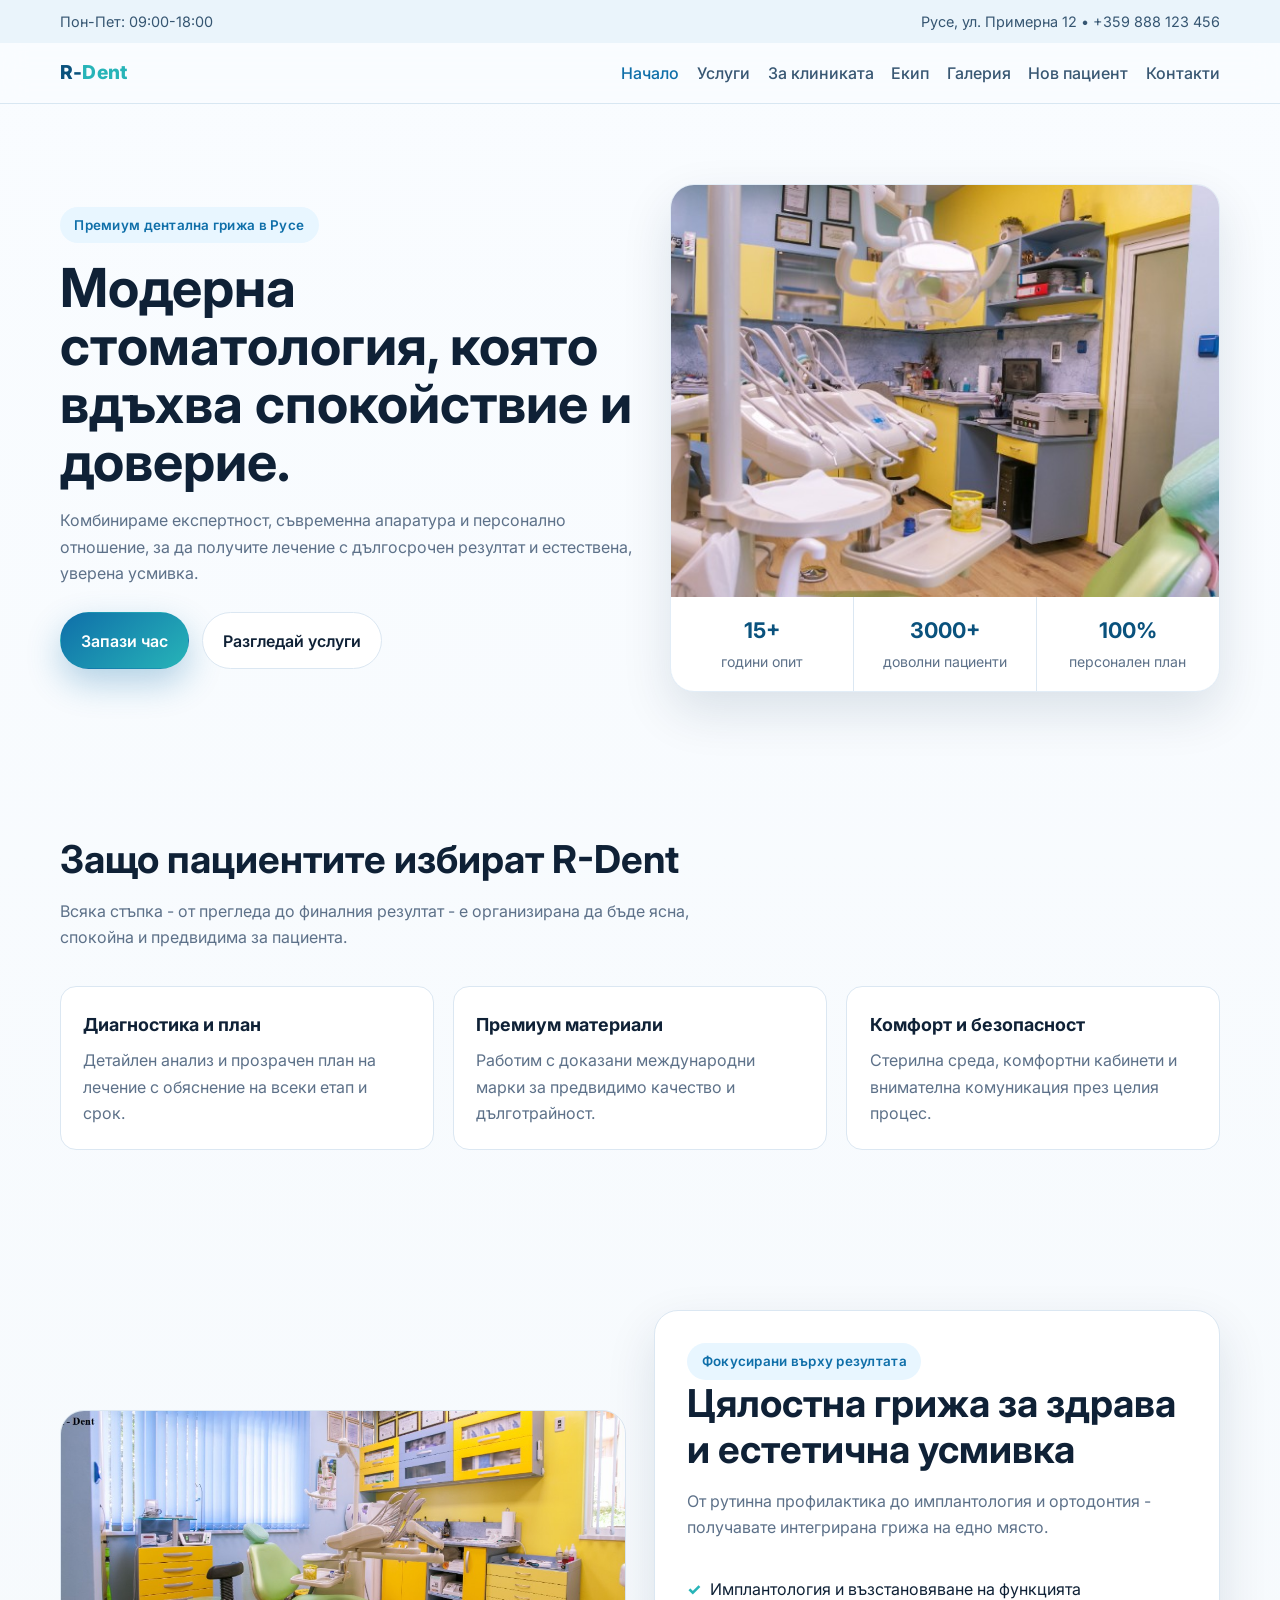
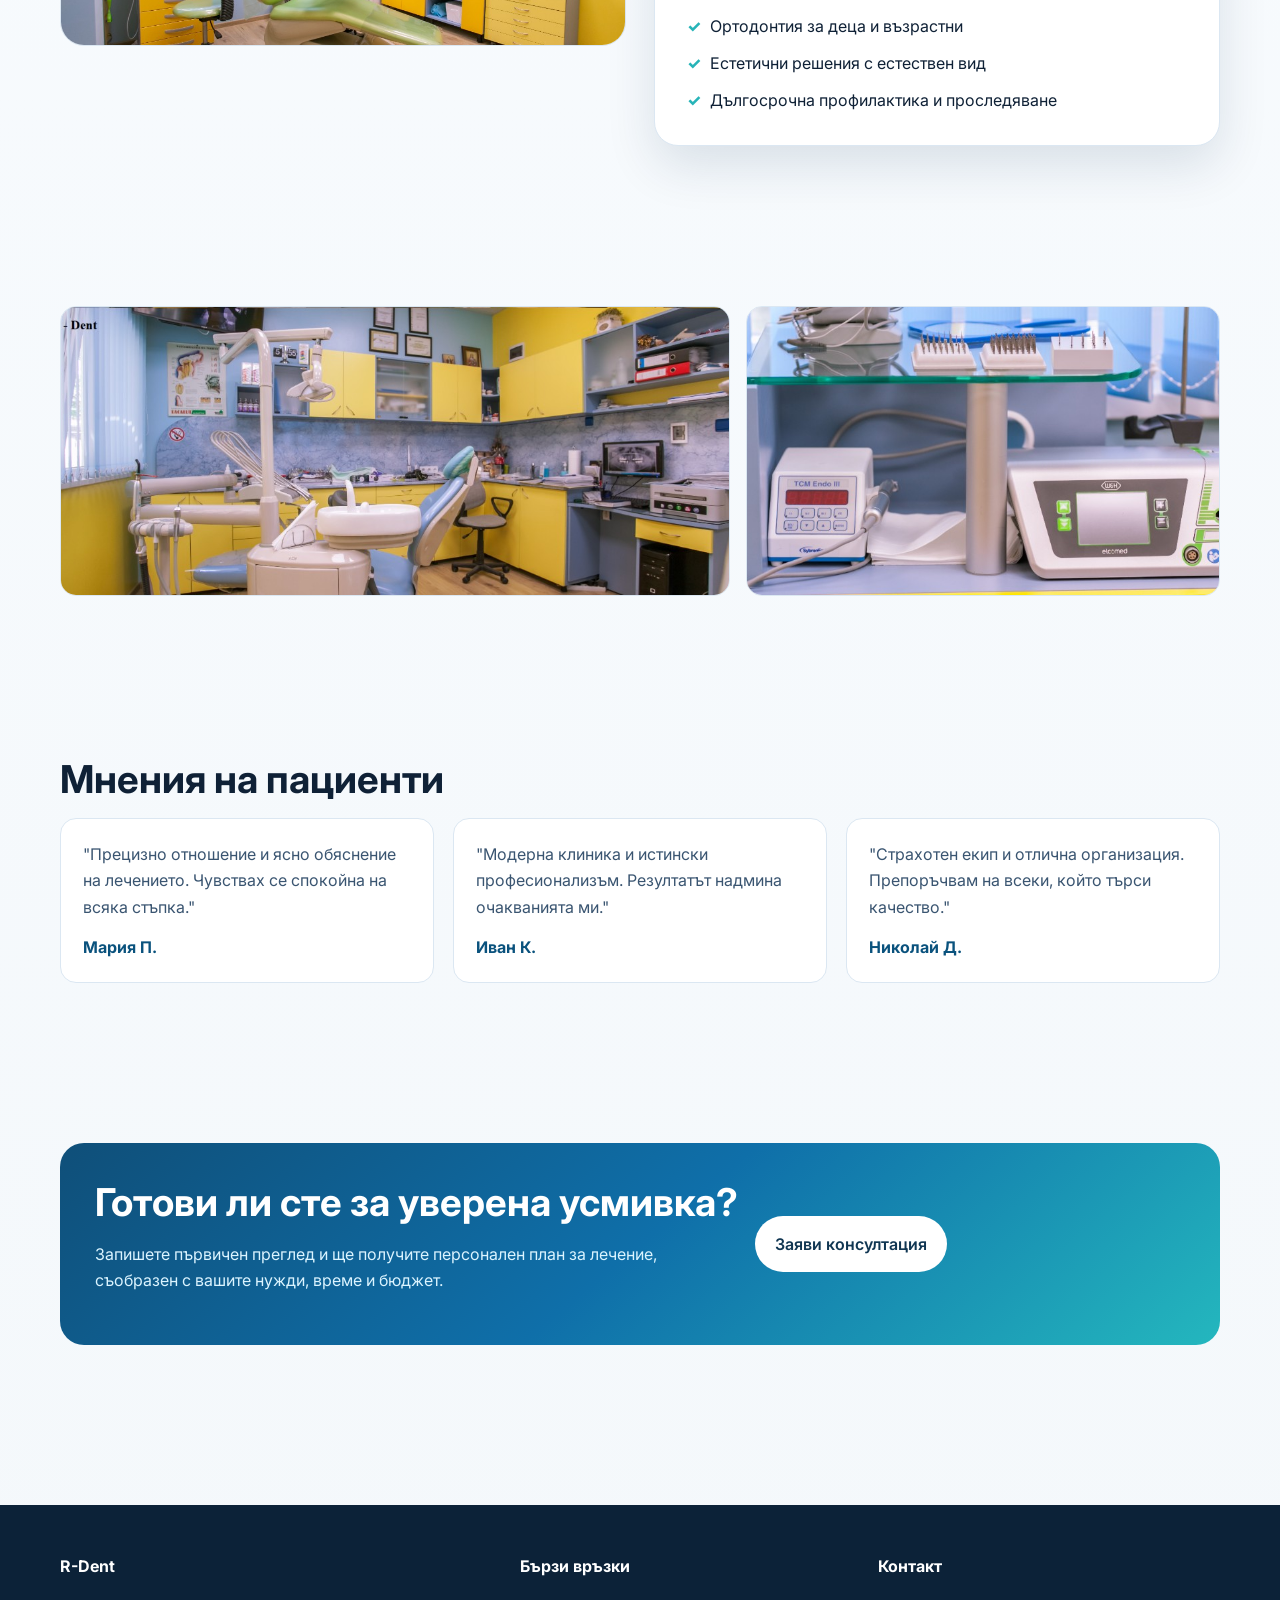
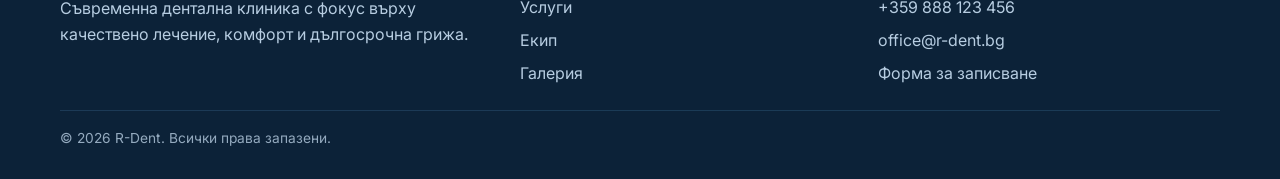
<file: index.html>
<!doctype html>
<html lang="bg">
<head>
  <meta charset="UTF-8">
  <meta name="viewport" content="width=device-width, initial-scale=1.0">
  <meta name="description" content="R-Dent - модерна дентална клиника в Русе. Имплантология, ортодонтия и цялостна грижа за усмивката.">
  <title>R-Dent | Премиум дентална клиника</title>
  <link rel="icon" type="image/svg+xml" href="assets/icons/favicon.svg">
  <link rel="preconnect" href="https://fonts.googleapis.com">
  <link rel="preconnect" href="https://fonts.gstatic.com" crossorigin>
  <link href="https://fonts.googleapis.com/css2?family=Inter:wght@400;500;600;700;800&display=swap" rel="stylesheet">
  <link rel="stylesheet" href="assets/styles.css">
</head>
<body>
  <div class="topbar">
    <div class="container"><span>Пон-Пет: 09:00-18:00</span><span>Русе, ул. Примерна 12 • +359 888 123 456</span></div>
  </div>
  <header class="site-header">
    <div class="container nav-wrap">
      <a class="brand" href="index.html">R-<span>Dent</span></a>
      <button class="nav-toggle" data-nav-toggle aria-expanded="false">Меню</button>
      <nav class="nav" data-nav>
        <a class="active" href="index.html">Начало</a><a href="services.html">Услуги</a><a href="about.html">За клиниката</a><a href="team.html">Екип</a><a href="gallery.html">Галерия</a><a href="patient.html">Нов пациент</a><a href="contact.html">Контакти</a>
      </nav>
    </div>
  </header>

  <main>
    <section class="hero">
      <div class="container hero-grid">
        <div class="reveal">
          <span class="badge">Премиум дентална грижа в Русе</span>
          <h1>Модерна стоматология, която вдъхва спокойствие и доверие.</h1>
          <p>Комбинираме експертност, съвременна апаратура и персонално отношение, за да получите лечение с дългосрочен резултат и естествена, уверена усмивка.</p>
          <div class="hero-actions"><a class="btn btn-primary" href="contact.html">Запази час</a><a class="btn btn-secondary" href="services.html">Разгледай услуги</a></div>
        </div>
        <article class="hero-card reveal">
          <img class="hero-image" src="assets/images/clinic-1.png" alt="Модерен кабинет в R-Dent">
          <div class="hero-stats">
            <div><strong>15+</strong><span>години опит</span></div>
            <div><strong>3000+</strong><span>доволни пациенти</span></div>
            <div><strong>100%</strong><span>персонален план</span></div>
          </div>
        </article>
      </div>
    </section>

    <section class="section">
      <div class="container">
        <h2 class="section-title reveal">Защо пациентите избират R-Dent</h2>
        <p class="section-subtitle reveal">Всяка стъпка - от прегледа до финалния резултат - е организирана да бъде ясна, спокойна и предвидима за пациента.</p>
        <div class="grid-3">
          <article class="card reveal"><h3>Диагностика и план</h3><p>Детайлен анализ и прозрачен план на лечение с обяснение на всеки етап и срок.</p></article>
          <article class="card reveal"><h3>Премиум материали</h3><p>Работим с доказани международни марки за предвидимо качество и дълготрайност.</p></article>
          <article class="card reveal"><h3>Комфорт и безопасност</h3><p>Стерилна среда, комфортни кабинети и внимателна комуникация през целия процес.</p></article>
        </div>
      </div>
    </section>

    <section class="section">
      <div class="container split">
        <img class="reveal" style="border-radius:24px;border:1px solid var(--border);" src="assets/images/clinic-2.png" alt="Интериор на R-Dent">
        <article class="panel reveal">
          <span class="badge">Фокусирани върху резултата</span>
          <h2 class="section-title">Цялостна грижа за здрава и естетична усмивка</h2>
          <p class="section-subtitle">От рутинна профилактика до имплантология и ортодонтия - получавате интегрирана грижа на едно място.</p>
          <ul class="check-list">
            <li>Имплантология и възстановяване на функцията</li>
            <li>Ортодонтия за деца и възрастни</li>
            <li>Естетични решения с естествен вид</li>
            <li>Дългосрочна профилактика и проследяване</li>
          </ul>
        </article>
      </div>
    </section>

    <section class="section">
      <div class="container">
        <div class="gallery-grid reveal">
          <img class="large" src="assets/images/clinic-3.png" alt="Кабинет за лечение">
          <img class="small" src="assets/images/equipment.png" alt="Дентална техника">
        </div>
      </div>
    </section>

    <section class="section">
      <div class="container">
        <h2 class="section-title reveal">Мнения на пациенти</h2>
        <div class="grid-3">
          <article class="review reveal"><p>"Прецизно отношение и ясно обяснение на лечението. Чувствах се спокойна на всяка стъпка."</p><strong>Мария П.</strong></article>
          <article class="review reveal"><p>"Модерна клиника и истински професионализъм. Резултатът надмина очакванията ми."</p><strong>Иван К.</strong></article>
          <article class="review reveal"><p>"Страхотен екип и отлична организация. Препоръчвам на всеки, който търси качество."</p><strong>Николай Д.</strong></article>
        </div>
      </div>
    </section>

    <section class="section">
      <div class="container">
        <div class="cta reveal">
          <div>
            <h2 class="section-title">Готови ли сте за уверена усмивка?</h2>
            <p>Запишете първичен преглед и ще получите персонален план за лечение, съобразен с вашите нужди, време и бюджет.</p>
          </div>
          <div><a class="btn btn-secondary" href="contact.html">Заяви консултация</a></div>
        </div>
      </div>
    </section>
  </main>

  <footer class="footer">
    <div class="container footer-grid">
      <div><h4>R-Dent</h4><p>Съвременна дентална клиника с фокус върху качествено лечение, комфорт и дългосрочна грижа.</p></div>
      <div><h4>Бързи връзки</h4><a href="services.html">Услуги</a><a href="team.html">Екип</a><a href="gallery.html">Галерия</a></div>
      <div><h4>Контакт</h4><a href="tel:+359888123456">+359 888 123 456</a><a href="mailto:office@r-dent.bg">office@r-dent.bg</a><a href="contact.html">Форма за записване</a></div>
    </div>
    <div class="container footer-bottom">© <span data-year></span> R-Dent. Всички права запазени.</div>
  </footer>

  <script src="assets/app.js"></script>
</body>
</html>
</file>
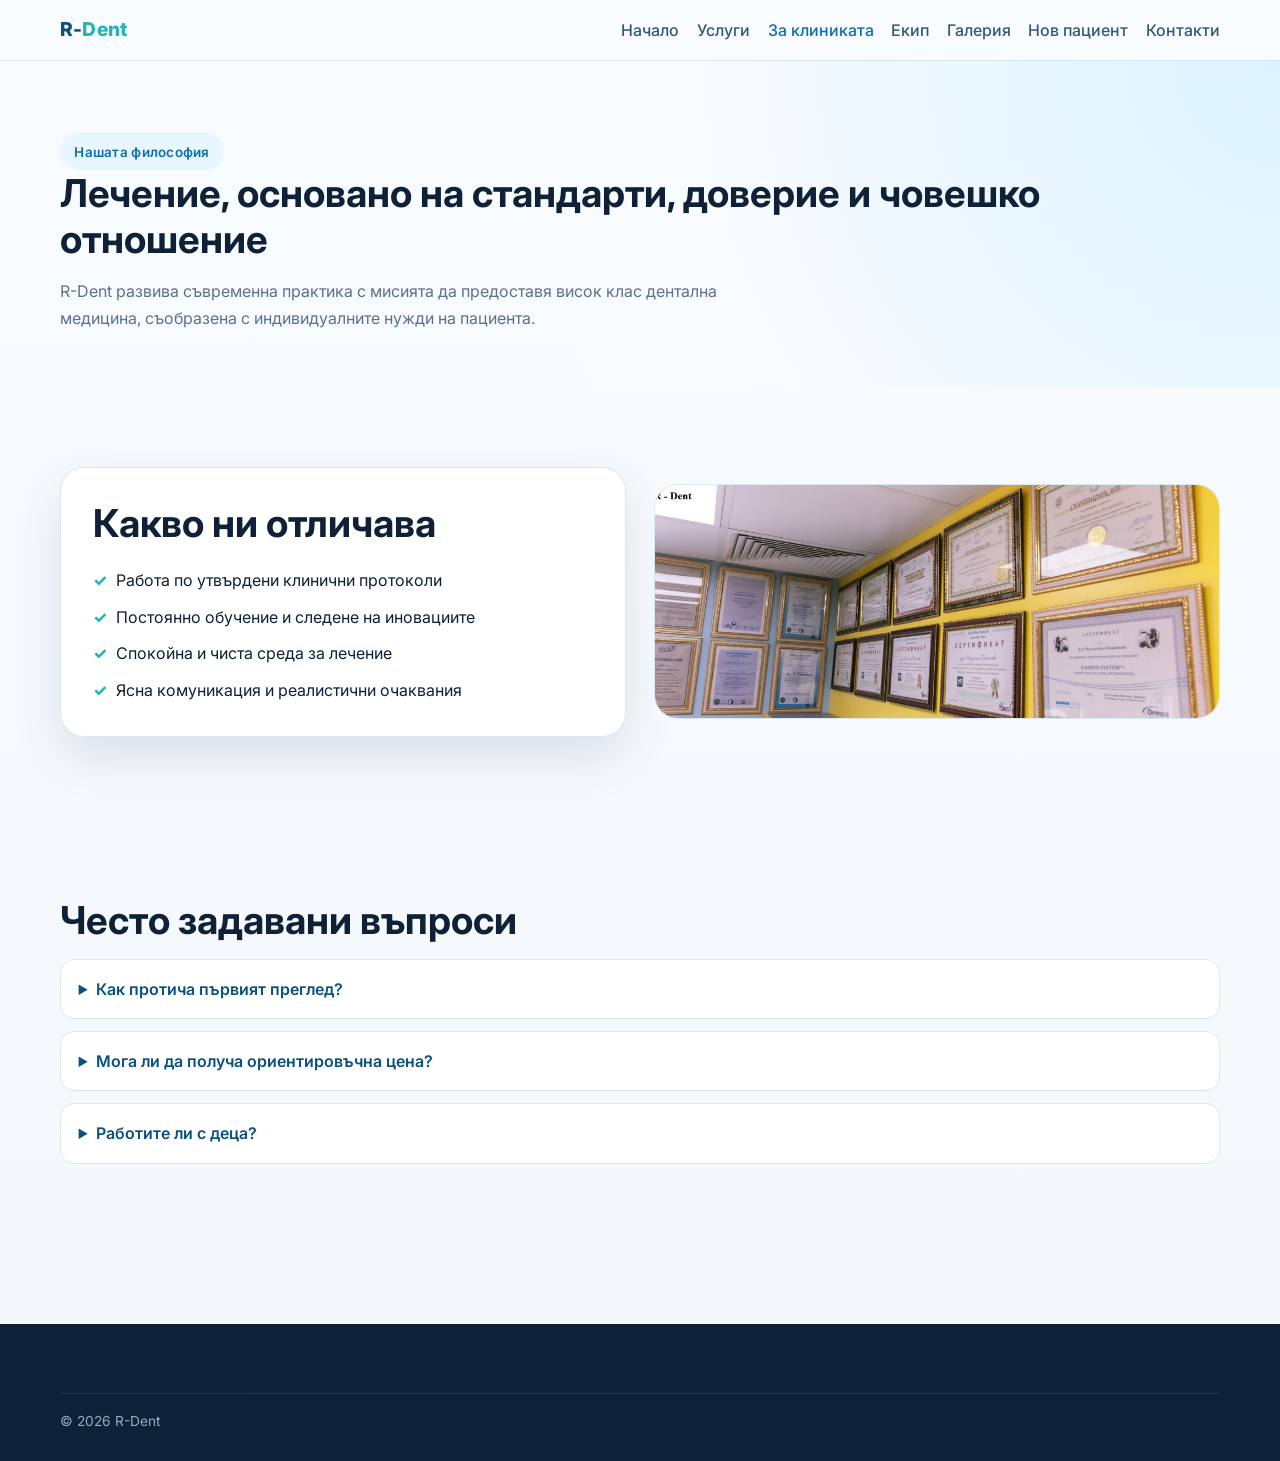
<file: about.html>
<!doctype html>
<html lang="bg">
<head><meta charset="UTF-8"><meta name="viewport" content="width=device-width, initial-scale=1.0"><title>За клиниката | R-Dent</title>
  <link rel="icon" type="image/svg+xml" href="assets/icons/favicon.svg"><link rel="preconnect" href="https://fonts.googleapis.com"><link rel="preconnect" href="https://fonts.gstatic.com" crossorigin><link href="https://fonts.googleapis.com/css2?family=Inter:wght@400;500;600;700;800&display=swap" rel="stylesheet"><link rel="stylesheet" href="assets/styles.css"></head>
<body>
<header class="site-header"><div class="container nav-wrap"><a class="brand" href="index.html">R-<span>Dent</span></a><button class="nav-toggle" data-nav-toggle aria-expanded="false">Меню</button><nav class="nav" data-nav><a href="index.html">Начало</a><a href="services.html">Услуги</a><a class="active" href="about.html">За клиниката</a><a href="team.html">Екип</a><a href="gallery.html">Галерия</a><a href="patient.html">Нов пациент</a><a href="contact.html">Контакти</a></nav></div></header>
<main><section class="page-hero"><div class="container"><span class="badge">Нашата философия</span><h1 class="section-title">Лечение, основано на стандарти, доверие и човешко отношение</h1><p>R-Dent развива съвременна практика с мисията да предоставя висок клас дентална медицина, съобразена с индивидуалните нужди на пациента.</p></div></section>
<section class="section"><div class="container split"><article class="panel reveal"><h2 class="section-title">Какво ни отличава</h2><ul class="check-list"><li>Работа по утвърдени клинични протоколи</li><li>Постоянно обучение и следене на иновациите</li><li>Спокойна и чиста среда за лечение</li><li>Ясна комуникация и реалистични очаквания</li></ul></article><img class="reveal" style="border-radius:24px;border:1px solid var(--border);" src="assets/images/certificates-1.png" alt="Сертификати и професионални квалификации"></div></section>
<section class="section"><div class="container"><h2 class="section-title reveal">Често задавани въпроси</h2><details class="faq-item reveal"><summary>Как протича първият преглед?</summary><p>Включва разговор за оплакванията, клиничен преглед, диагностика и изготвяне на план по приоритети.</p></details><details class="faq-item reveal"><summary>Мога ли да получа ориентировъчна цена?</summary><p>Да, след преглед изготвяме ясен финансов план според необходимите процедури и етапи.</p></details><details class="faq-item reveal"><summary>Работите ли с деца?</summary><p>Да, предлагаме детска дентална медицина с подход, който намалява стреса и изгражда доверие.</p></details></div></section></main>
<footer class="footer"><div class="container footer-bottom">© <span data-year></span> R-Dent</div></footer><script src="assets/app.js"></script>
</body></html>
</file>
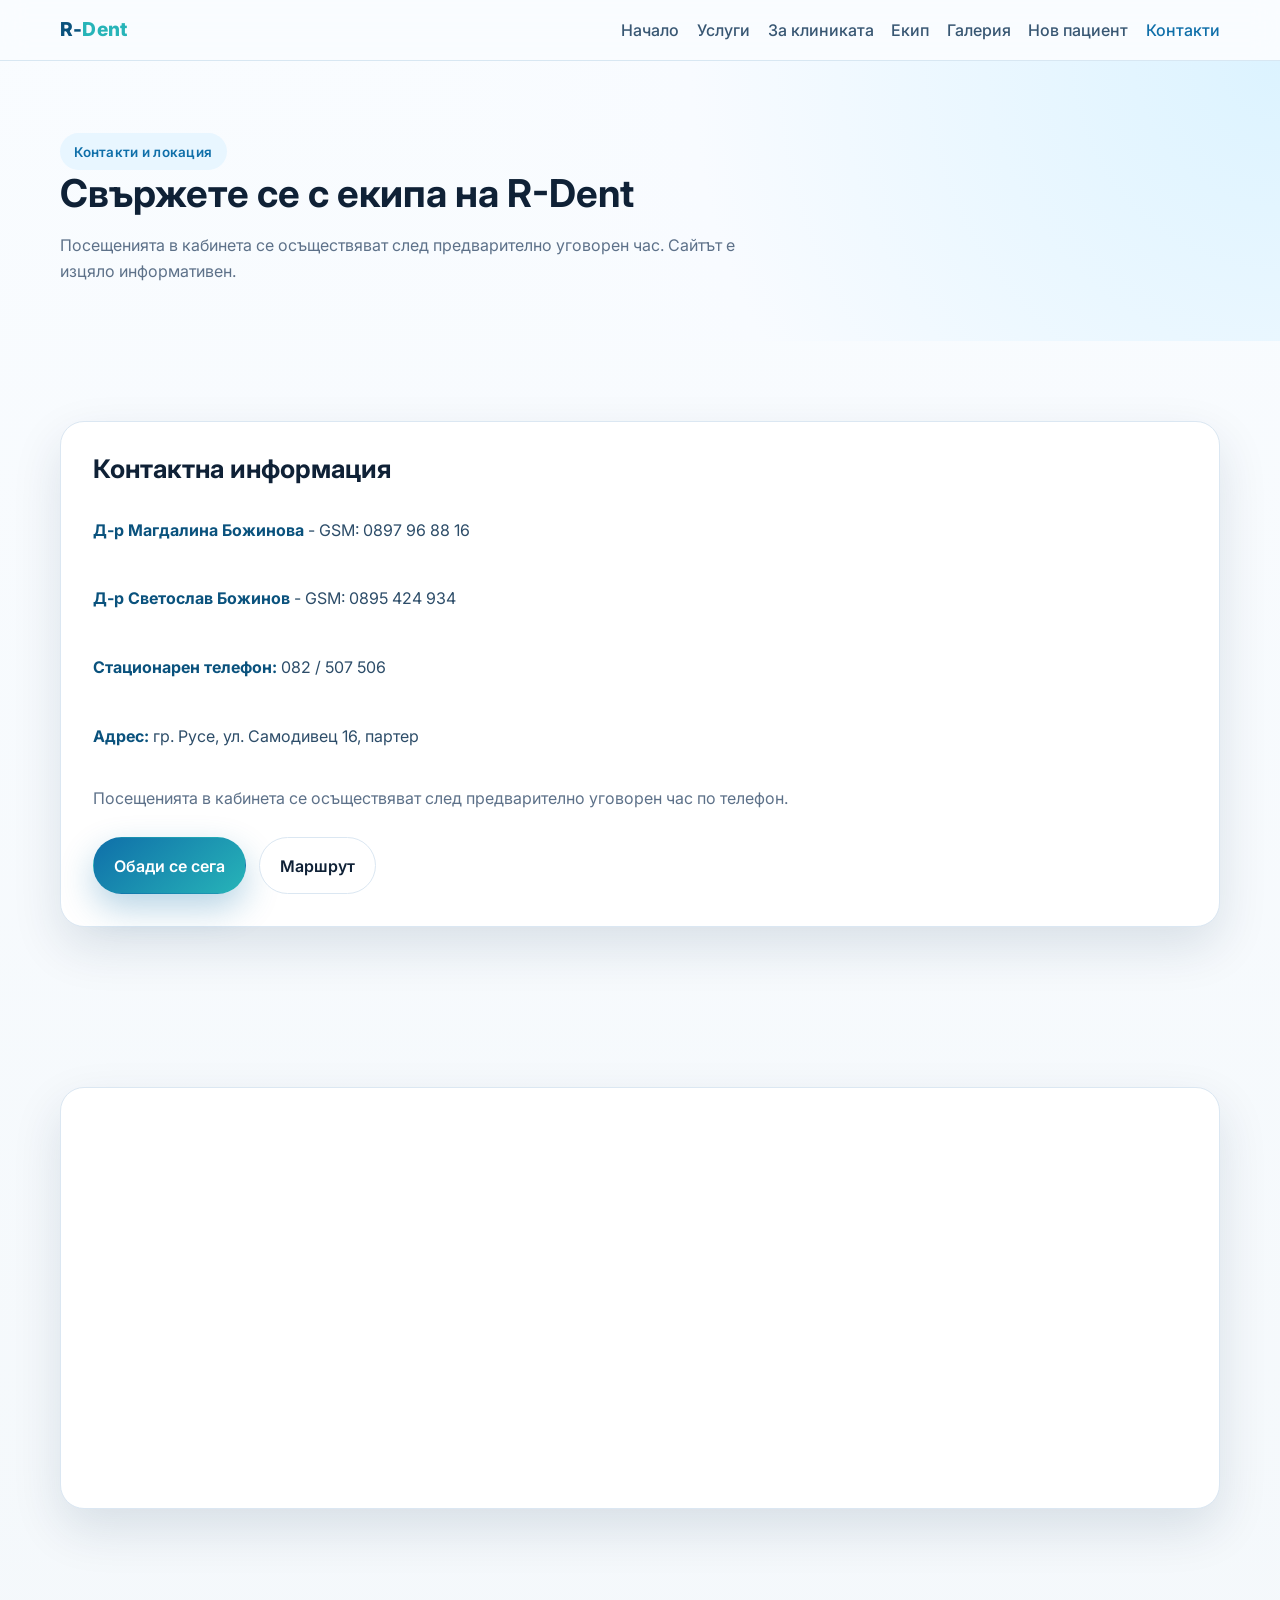
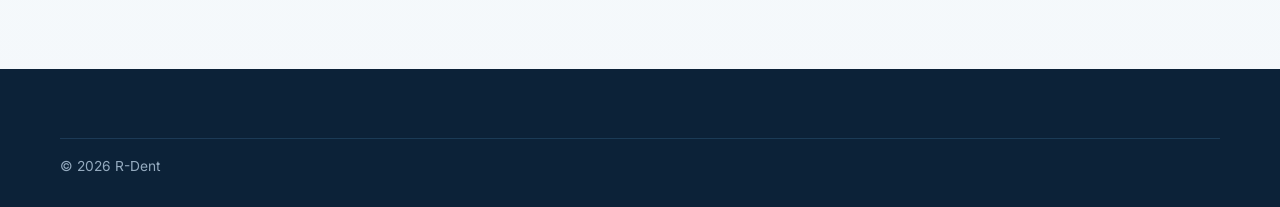
<file: contact.html>
<!doctype html>
<html lang="bg">
<head>
  <meta charset="UTF-8">
  <meta name="viewport" content="width=device-width, initial-scale=1.0">
  <title>Контакти | R-Dent</title>
  <link rel="icon" type="image/svg+xml" href="assets/icons/favicon.svg">
  <link rel="preconnect" href="https://fonts.googleapis.com">
  <link rel="preconnect" href="https://fonts.gstatic.com" crossorigin>
  <link href="https://fonts.googleapis.com/css2?family=Inter:wght@400;500;600;700;800&display=swap" rel="stylesheet">
  <link rel="stylesheet" href="assets/styles.css">
</head>
<body>
  <header class="site-header">
    <div class="container nav-wrap">
      <a class="brand" href="index.html">R-<span>Dent</span></a>
      <button class="nav-toggle" data-nav-toggle aria-expanded="false">Меню</button>
      <nav class="nav" data-nav>
        <a href="index.html">Начало</a>
        <a href="services.html">Услуги</a>
        <a href="about.html">За клиниката</a>
        <a href="team.html">Екип</a>
        <a href="gallery.html">Галерия</a>
        <a href="patient.html">Нов пациент</a>
        <a class="active" href="contact.html">Контакти</a>
      </nav>
    </div>
  </header>

  <main>
    <section class="page-hero">
      <div class="container">
        <span class="badge">Контакти и локация</span>
        <h1 class="section-title">Свържете се с екипа на R-Dent</h1>
        <p>Посещенията в кабинета се осъществяват след предварително уговорен час. Сайтът е изцяло информативен.</p>
      </div>
    </section>

    <section class="section">
      <div class="container">
        <article class="panel reveal">
          <h2 class="section-title" style="font-size:1.6rem;">Контактна информация</h2>
          <div class="contact-list">
            <p><strong>Д-р Магдалина Божинова</strong> - GSM: <a href="tel:+359897968816">0897 96 88 16</a></p>
            <p><strong>Д-р Светослав Божинов</strong> - GSM: <a href="tel:+359895424934">0895 424 934</a></p>
            <p><strong>Стационарен телефон:</strong> <a href="tel:+35982507506">082 / 507 506</a></p>
            <p><strong>Адрес:</strong> гр. Русе, ул. Самодивец 16, партер</p>
          </div>
          <p class="contact-note">Посещенията в кабинета се осъществяват след предварително уговорен час по телефон.</p>
          <div class="hero-actions">
            <a class="btn btn-primary" href="tel:+359897968816">Обади се сега</a>
            <a class="btn btn-secondary" target="_blank" rel="noopener noreferrer" href="https://www.google.com/maps/search/?api=1&query=%D0%A3%D0%BB.+%D0%A1%D0%B0%D0%BC%D0%BE%D0%B4%D0%B8%D0%B2%D0%B5%D1%86+16%2C+%D0%A0%D1%83%D1%81%D0%B5">Маршрут</a>
          </div>
        </article>
      </div>
    </section>

    <section class="section">
      <div class="container">
        <div class="map-card reveal">
          <iframe
            title="R-Dent локация"
            loading="lazy"
            referrerpolicy="no-referrer-when-downgrade"
            src="https://www.google.com/maps?q=%D0%A3%D0%BB.+%D0%A1%D0%B0%D0%BC%D0%BE%D0%B4%D0%B8%D0%B2%D0%B5%D1%86+16%2C+%D0%A0%D1%83%D1%81%D0%B5&output=embed">
          </iframe>
        </div>
      </div>
    </section>
  </main>

  <footer class="footer">
    <div class="container footer-bottom">© <span data-year></span> R-Dent</div>
  </footer>

  <script src="assets/app.js"></script>
</body>
</html>
</file>
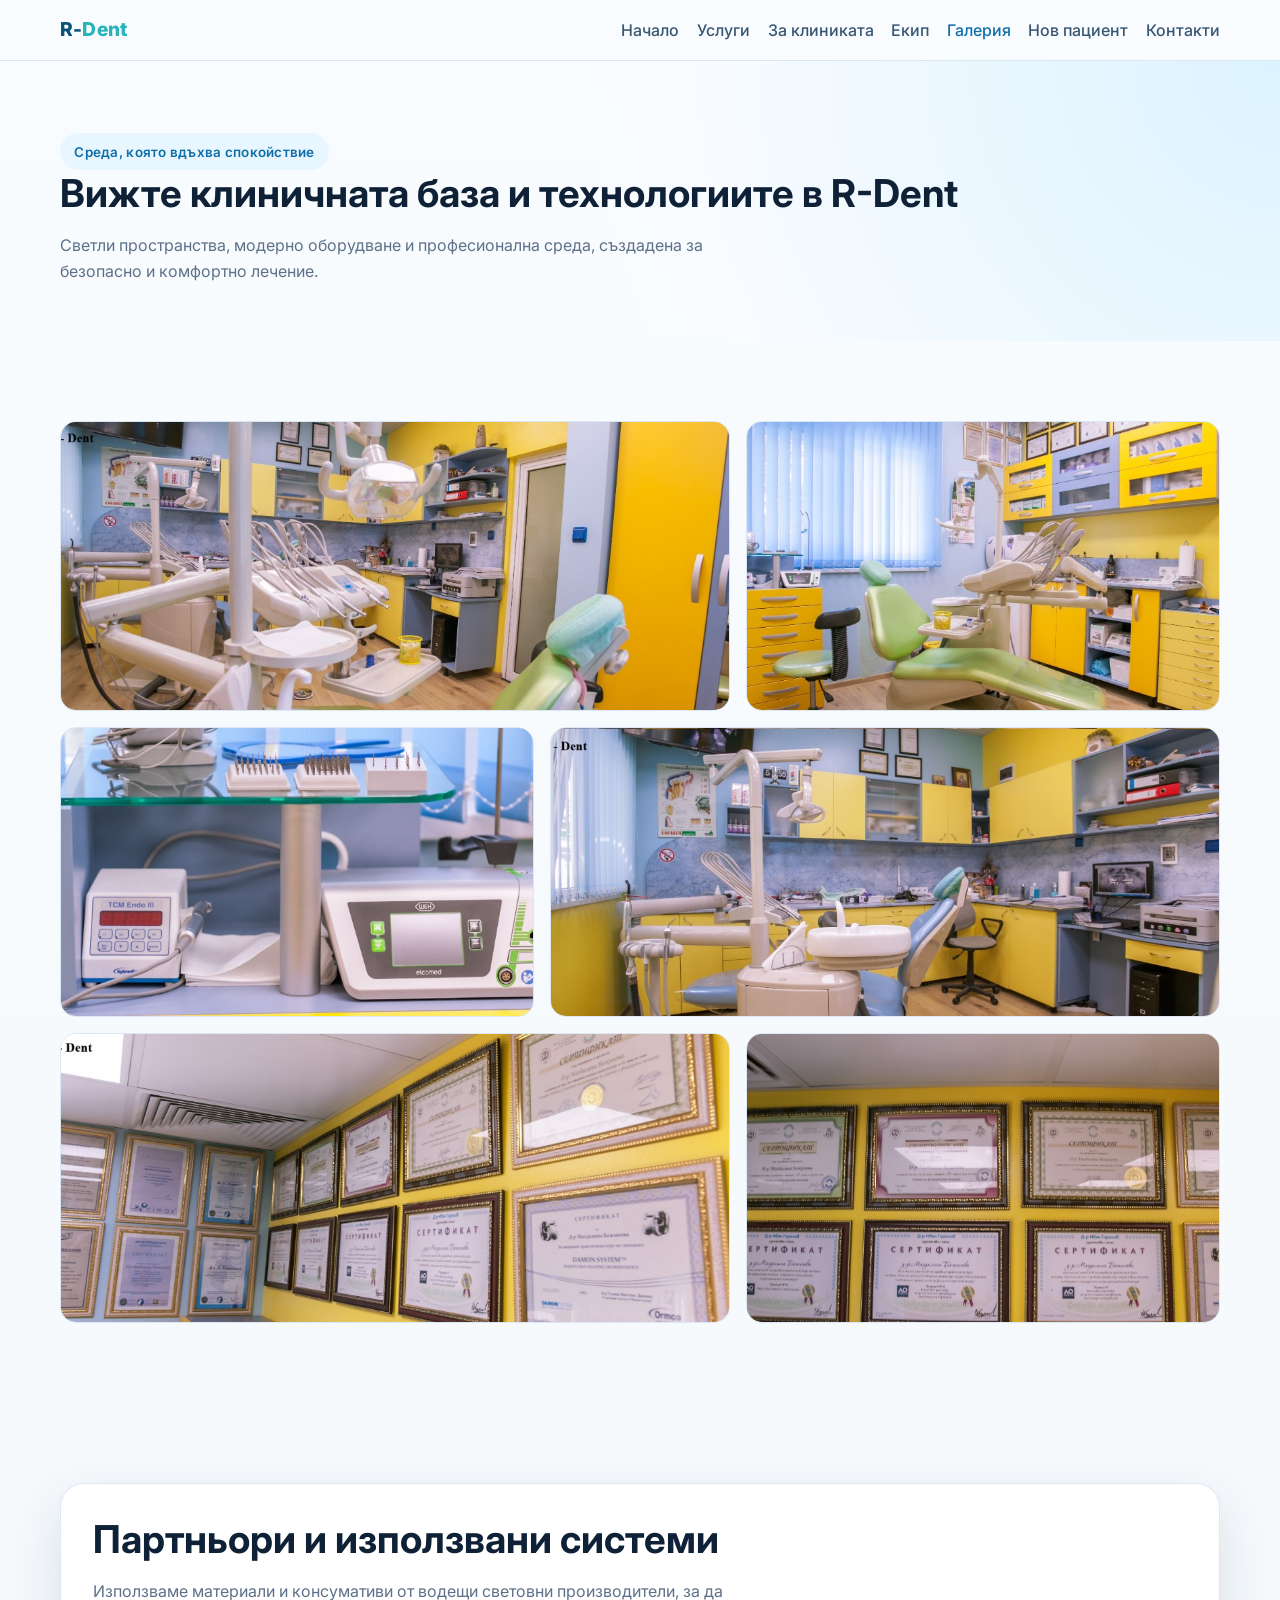
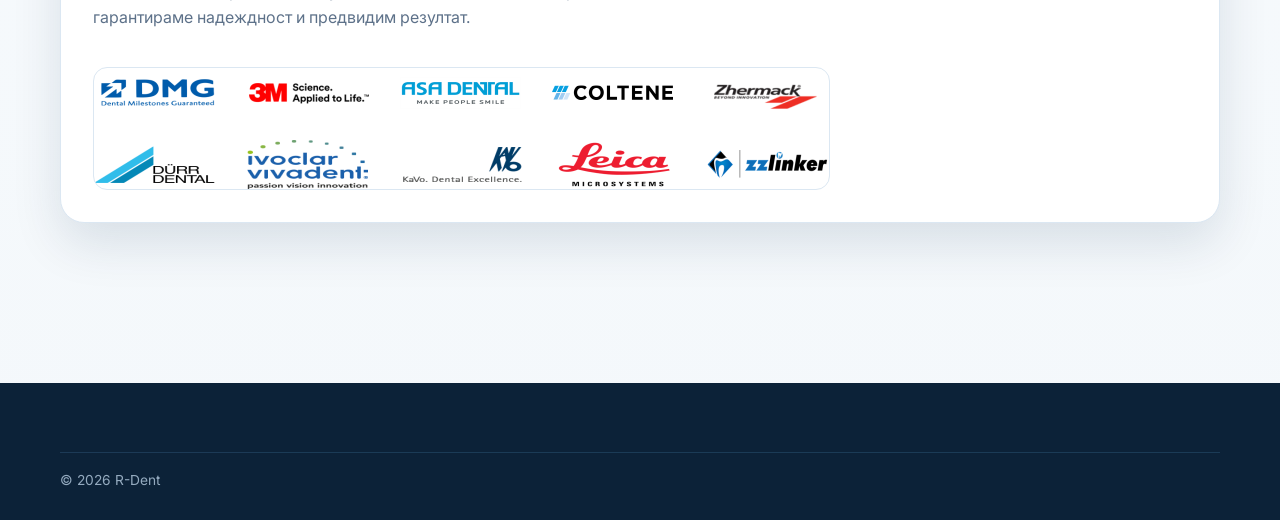
<file: gallery.html>
<!doctype html>
<html lang="bg"><head><meta charset="UTF-8"><meta name="viewport" content="width=device-width, initial-scale=1.0"><title>Галерия | R-Dent</title>
  <link rel="icon" type="image/svg+xml" href="assets/icons/favicon.svg"><link rel="preconnect" href="https://fonts.googleapis.com"><link rel="preconnect" href="https://fonts.gstatic.com" crossorigin><link href="https://fonts.googleapis.com/css2?family=Inter:wght@400;500;600;700;800&display=swap" rel="stylesheet"><link rel="stylesheet" href="assets/styles.css"></head><body>
<header class="site-header"><div class="container nav-wrap"><a class="brand" href="index.html">R-<span>Dent</span></a><button class="nav-toggle" data-nav-toggle aria-expanded="false">Меню</button><nav class="nav" data-nav><a href="index.html">Начало</a><a href="services.html">Услуги</a><a href="about.html">За клиниката</a><a href="team.html">Екип</a><a class="active" href="gallery.html">Галерия</a><a href="patient.html">Нов пациент</a><a href="contact.html">Контакти</a></nav></div></header>
<main><section class="page-hero"><div class="container"><span class="badge">Среда, която вдъхва спокойствие</span><h1 class="section-title">Вижте клиничната база и технологиите в R-Dent</h1><p>Светли пространства, модерно оборудване и професионална среда, създадена за безопасно и комфортно лечение.</p></div></section>
<section class="section"><div class="container gallery-grid reveal"><img class="large" src="assets/images/clinic-1.png" alt="Кабинет 1"><img class="small" src="assets/images/clinic-2.png" alt="Кабинет 2"><img class="small" src="assets/images/equipment.png" alt="Апарат"><img class="large" src="assets/images/clinic-3.png" alt="Кабинет 3"><img class="large" src="assets/images/certificates-1.png" alt="Сертификати"><img class="small" src="assets/images/certificates-2.png" alt="Допълнителни сертификати"></div></section>
<section class="section"><div class="container panel reveal"><h2 class="section-title">Партньори и използвани системи</h2><p class="section-subtitle">Използваме материали и консумативи от водещи световни производители, за да гарантираме надеждност и предвидим резултат.</p><img src="assets/images/partners-strip.png" alt="Партньорски брандове" style="border-radius:14px;border:1px solid var(--border);"></div></section>
</main><footer class="footer"><div class="container footer-bottom">© <span data-year></span> R-Dent</div></footer><script src="assets/app.js"></script></body></html>
</file>
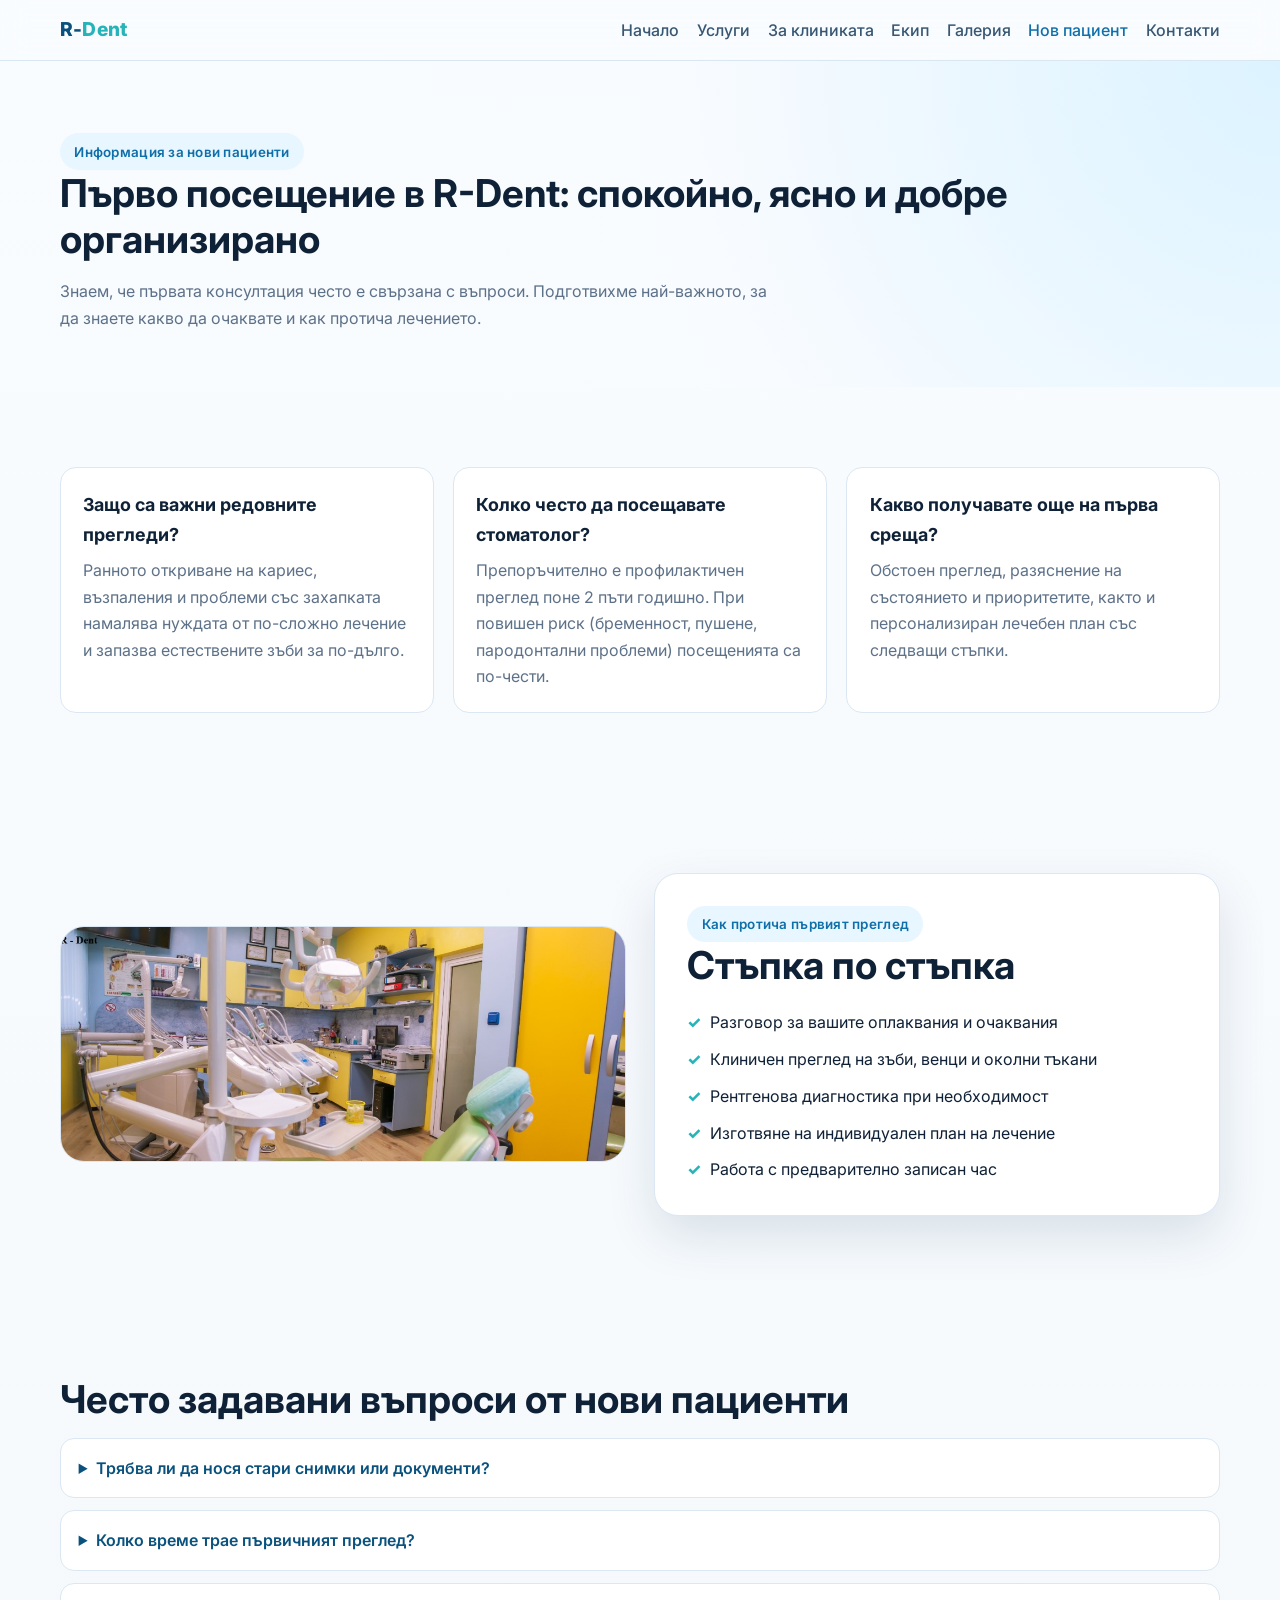
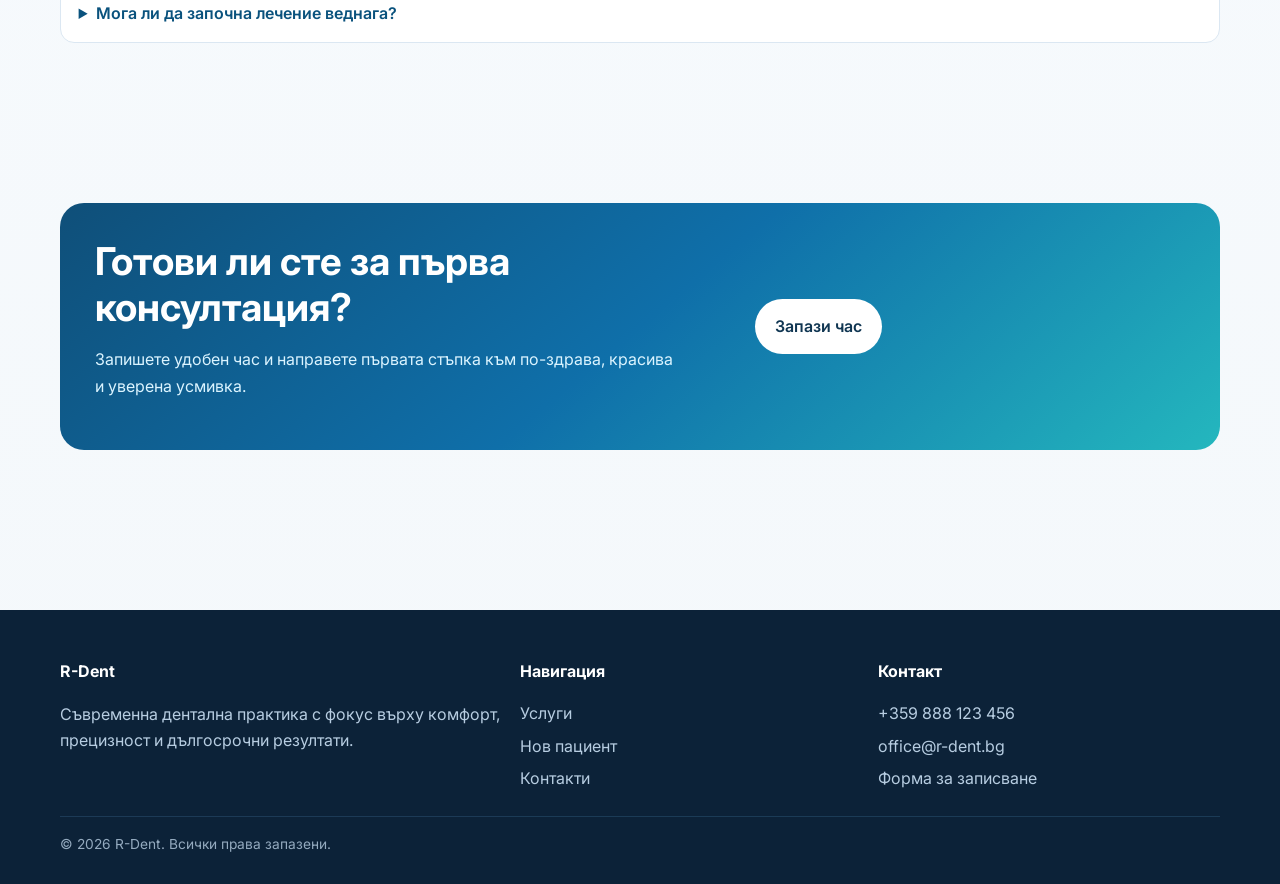
<file: patient.html>
<!doctype html>
<html lang="bg">
<head>
  <meta charset="UTF-8">
  <meta name="viewport" content="width=device-width, initial-scale=1.0">
  <meta name="description" content="Нов пациент в R-Dent - как протича първият преглед, колко често да посещавате стоматолог и как да се подготвите.">
  <title>Нов Пациент | R-Dent</title>
  <link rel="icon" type="image/svg+xml" href="assets/icons/favicon.svg">
  <link rel="preconnect" href="https://fonts.googleapis.com">
  <link rel="preconnect" href="https://fonts.gstatic.com" crossorigin>
  <link href="https://fonts.googleapis.com/css2?family=Inter:wght@400;500;600;700;800&display=swap" rel="stylesheet">
  <link rel="stylesheet" href="assets/styles.css">
</head>
<body>
  <header class="site-header">
    <div class="container nav-wrap">
      <a class="brand" href="index.html">R-<span>Dent</span></a>
      <button class="nav-toggle" data-nav-toggle aria-expanded="false">Меню</button>
      <nav class="nav" data-nav>
        <a href="index.html">Начало</a>
        <a href="services.html">Услуги</a>
        <a href="about.html">За клиниката</a>
        <a href="team.html">Екип</a>
        <a href="gallery.html">Галерия</a>
        <a class="active" href="patient.html">Нов пациент</a>
        <a href="contact.html">Контакти</a>
      </nav>
    </div>
  </header>

  <main>
    <section class="page-hero">
      <div class="container">
        <span class="badge">Информация за нови пациенти</span>
        <h1 class="section-title">Първо посещение в R-Dent: спокойно, ясно и добре организирано</h1>
        <p>Знаем, че първата консултация често е свързана с въпроси. Подготвихме най-важното, за да знаете какво да очаквате и как протича лечението.</p>
      </div>
    </section>

    <section class="section">
      <div class="container grid-3">
        <article class="card reveal">
          <h3>Защо са важни редовните прегледи?</h3>
          <p>Ранното откриване на кариес, възпаления и проблеми със захапката намалява нуждата от по-сложно лечение и запазва естествените зъби за по-дълго.</p>
        </article>
        <article class="card reveal">
          <h3>Колко често да посещавате стоматолог?</h3>
          <p>Препоръчително е профилактичен преглед поне 2 пъти годишно. При повишен риск (бременност, пушене, пародонтални проблеми) посещенията са по-чести.</p>
        </article>
        <article class="card reveal">
          <h3>Какво получавате още на първа среща?</h3>
          <p>Обстоен преглед, разяснение на състоянието и приоритетите, както и персонализиран лечебен план със следващи стъпки.</p>
        </article>
      </div>
    </section>

    <section class="section">
      <div class="container split">
        <img class="reveal" style="border-radius:24px;border:1px solid var(--border);" src="assets/images/clinic-1.png" alt="Кабинет за първичен преглед">
        <article class="panel reveal">
          <span class="badge">Как протича първият преглед</span>
          <h2 class="section-title">Стъпка по стъпка</h2>
          <ul class="check-list">
            <li>Разговор за вашите оплаквания и очаквания</li>
            <li>Клиничен преглед на зъби, венци и околни тъкани</li>
            <li>Рентгенова диагностика при необходимост</li>
            <li>Изготвяне на индивидуален план на лечение</li>
            <li>Работа с предварително записан час</li>
          </ul>
        </article>
      </div>
    </section>

    <section class="section">
      <div class="container">
        <h2 class="section-title reveal">Често задавани въпроси от нови пациенти</h2>
        <details class="faq-item reveal">
          <summary>Трябва ли да нося стари снимки или документи?</summary>
          <p>Да, ако имате предишни снимки, епикризи или планове за лечение, те са полезни за по-точна оценка.</p>
        </details>
        <details class="faq-item reveal">
          <summary>Колко време трае първичният преглед?</summary>
          <p>Обикновено между 30 и 60 минути, в зависимост от сложността на случая и необходимата диагностика.</p>
        </details>
        <details class="faq-item reveal">
          <summary>Мога ли да започна лечение веднага?</summary>
          <p>При определени случаи - да. При по-комплексни ситуации първо финализираме диагностиката и плана.</p>
        </details>
      </div>
    </section>

    <section class="section">
      <div class="container">
        <div class="cta reveal">
          <div>
            <h2 class="section-title">Готови ли сте за първа консултация?</h2>
            <p>Запишете удобен час и направете първата стъпка към по-здрава, красива и уверена усмивка.</p>
          </div>
          <div><a class="btn btn-secondary" href="contact.html">Запази час</a></div>
        </div>
      </div>
    </section>
  </main>

  <footer class="footer">
    <div class="container footer-grid">
      <div><h4>R-Dent</h4><p>Съвременна дентална практика с фокус върху комфорт, прецизност и дългосрочни резултати.</p></div>
      <div><h4>Навигация</h4><a href="services.html">Услуги</a><a href="patient.html">Нов пациент</a><a href="contact.html">Контакти</a></div>
      <div><h4>Контакт</h4><a href="tel:+359888123456">+359 888 123 456</a><a href="mailto:office@r-dent.bg">office@r-dent.bg</a><a href="contact.html">Форма за записване</a></div>
    </div>
    <div class="container footer-bottom">© <span data-year></span> R-Dent. Всички права запазени.</div>
  </footer>

  <script src="assets/app.js"></script>
</body>
</html>
</file>
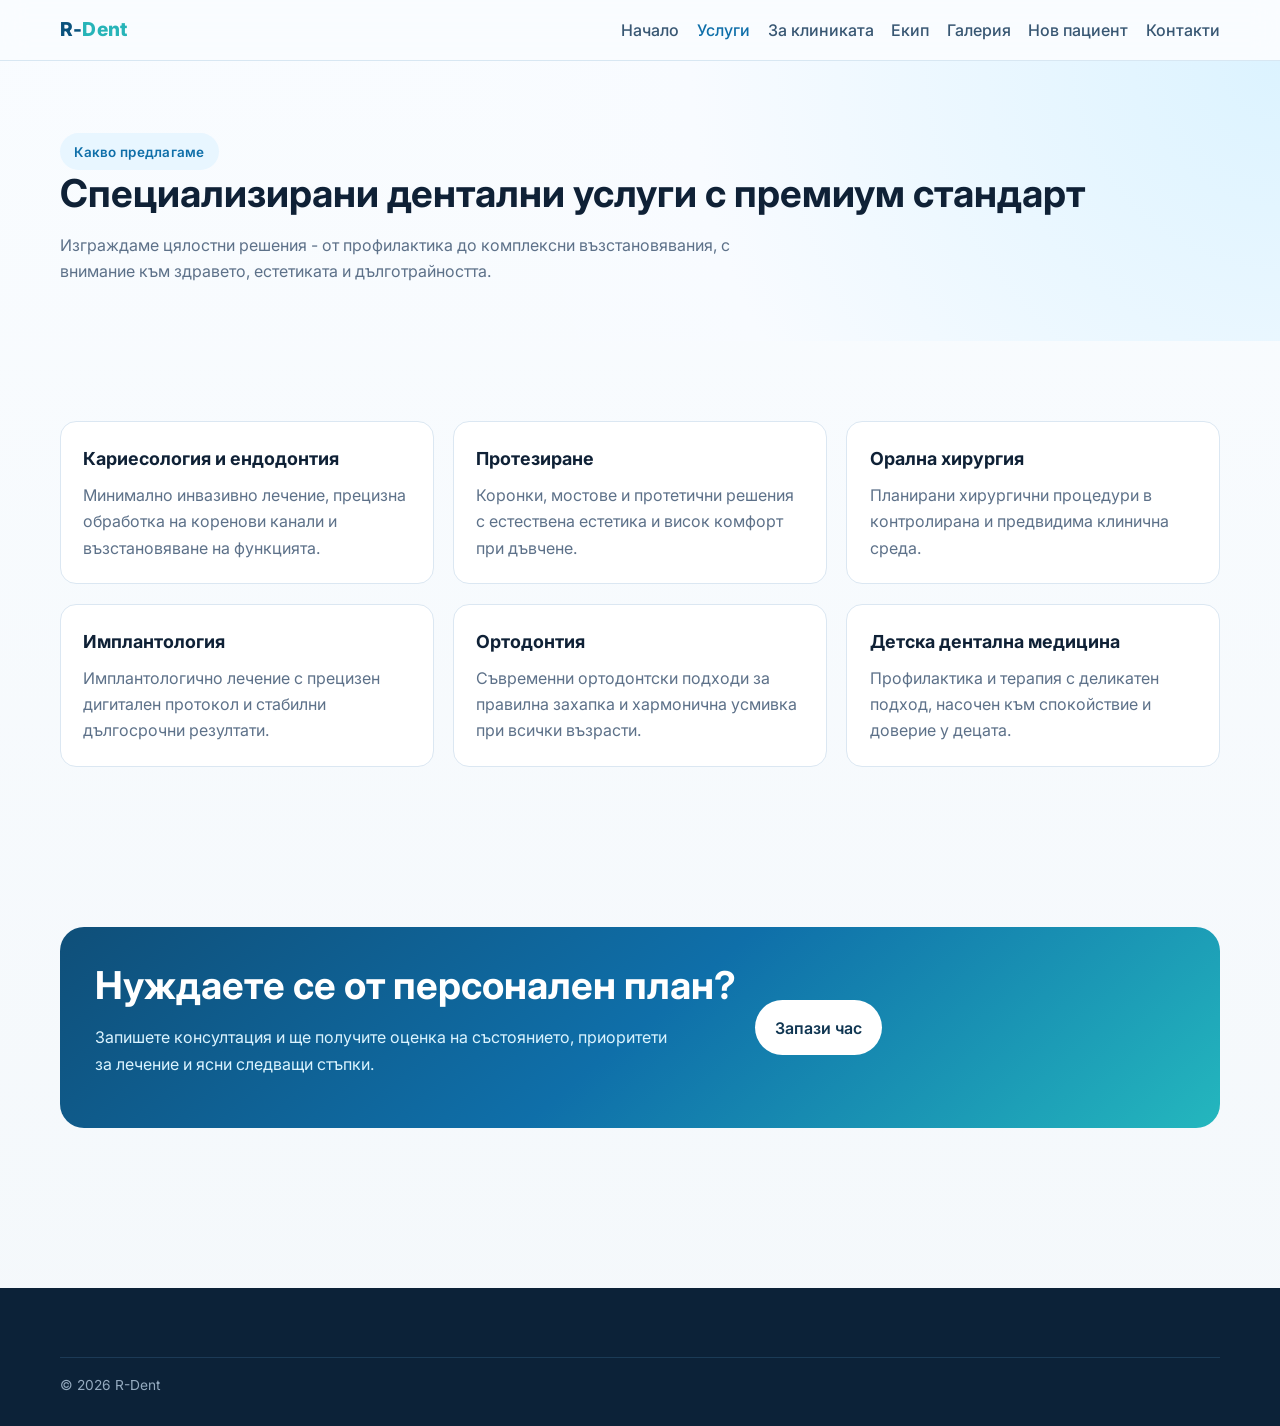
<file: services.html>
<!doctype html>
<html lang="bg">
<head>
  <meta charset="UTF-8"><meta name="viewport" content="width=device-width, initial-scale=1.0">
  <title>Услуги | R-Dent</title>
  <link rel="icon" type="image/svg+xml" href="assets/icons/favicon.svg">
  <link rel="preconnect" href="https://fonts.googleapis.com"><link rel="preconnect" href="https://fonts.gstatic.com" crossorigin>
  <link href="https://fonts.googleapis.com/css2?family=Inter:wght@400;500;600;700;800&display=swap" rel="stylesheet"><link rel="stylesheet" href="assets/styles.css">
</head>
<body>
  <header class="site-header"><div class="container nav-wrap"><a class="brand" href="index.html">R-<span>Dent</span></a><button class="nav-toggle" data-nav-toggle aria-expanded="false">Меню</button><nav class="nav" data-nav><a href="index.html">Начало</a><a class="active" href="services.html">Услуги</a><a href="about.html">За клиниката</a><a href="team.html">Екип</a><a href="gallery.html">Галерия</a><a href="patient.html">Нов пациент</a><a href="contact.html">Контакти</a></nav></div></header>
  <main>
    <section class="page-hero"><div class="container"><span class="badge">Какво предлагаме</span><h1 class="section-title">Специализирани дентални услуги с премиум стандарт</h1><p>Изграждаме цялостни решения - от профилактика до комплексни възстановявания, с внимание към здравето, естетиката и дълготрайността.</p></div></section>
    <section class="section"><div class="container grid-3">
      <article class="card reveal"><h3>Кариесология и ендодонтия</h3><p>Минимално инвазивно лечение, прецизна обработка на коренови канали и възстановяване на функцията.</p></article>
      <article class="card reveal"><h3>Протезиране</h3><p>Коронки, мостове и протетични решения с естествена естетика и висок комфорт при дъвчене.</p></article>
      <article class="card reveal"><h3>Орална хирургия</h3><p>Планирани хирургични процедури в контролирана и предвидима клинична среда.</p></article>
      <article class="card reveal"><h3>Имплантология</h3><p>Имплантологично лечение с прецизен дигитален протокол и стабилни дългосрочни резултати.</p></article>
      <article class="card reveal"><h3>Ортодонтия</h3><p>Съвременни ортодонтски подходи за правилна захапка и хармонична усмивка при всички възрасти.</p></article>
      <article class="card reveal"><h3>Детска дентална медицина</h3><p>Профилактика и терапия с деликатен подход, насочен към спокойствие и доверие у децата.</p></article>
    </div></section>
    <section class="section"><div class="container cta reveal"><div><h2 class="section-title">Нуждаете се от персонален план?</h2><p>Запишете консултация и ще получите оценка на състоянието, приоритети за лечение и ясни следващи стъпки.</p></div><div><a class="btn btn-secondary" href="contact.html">Запази час</a></div></div></section>
  </main>
  <footer class="footer"><div class="container footer-bottom">© <span data-year></span> R-Dent</div></footer><script src="assets/app.js"></script>
</body>
</html>
</file>
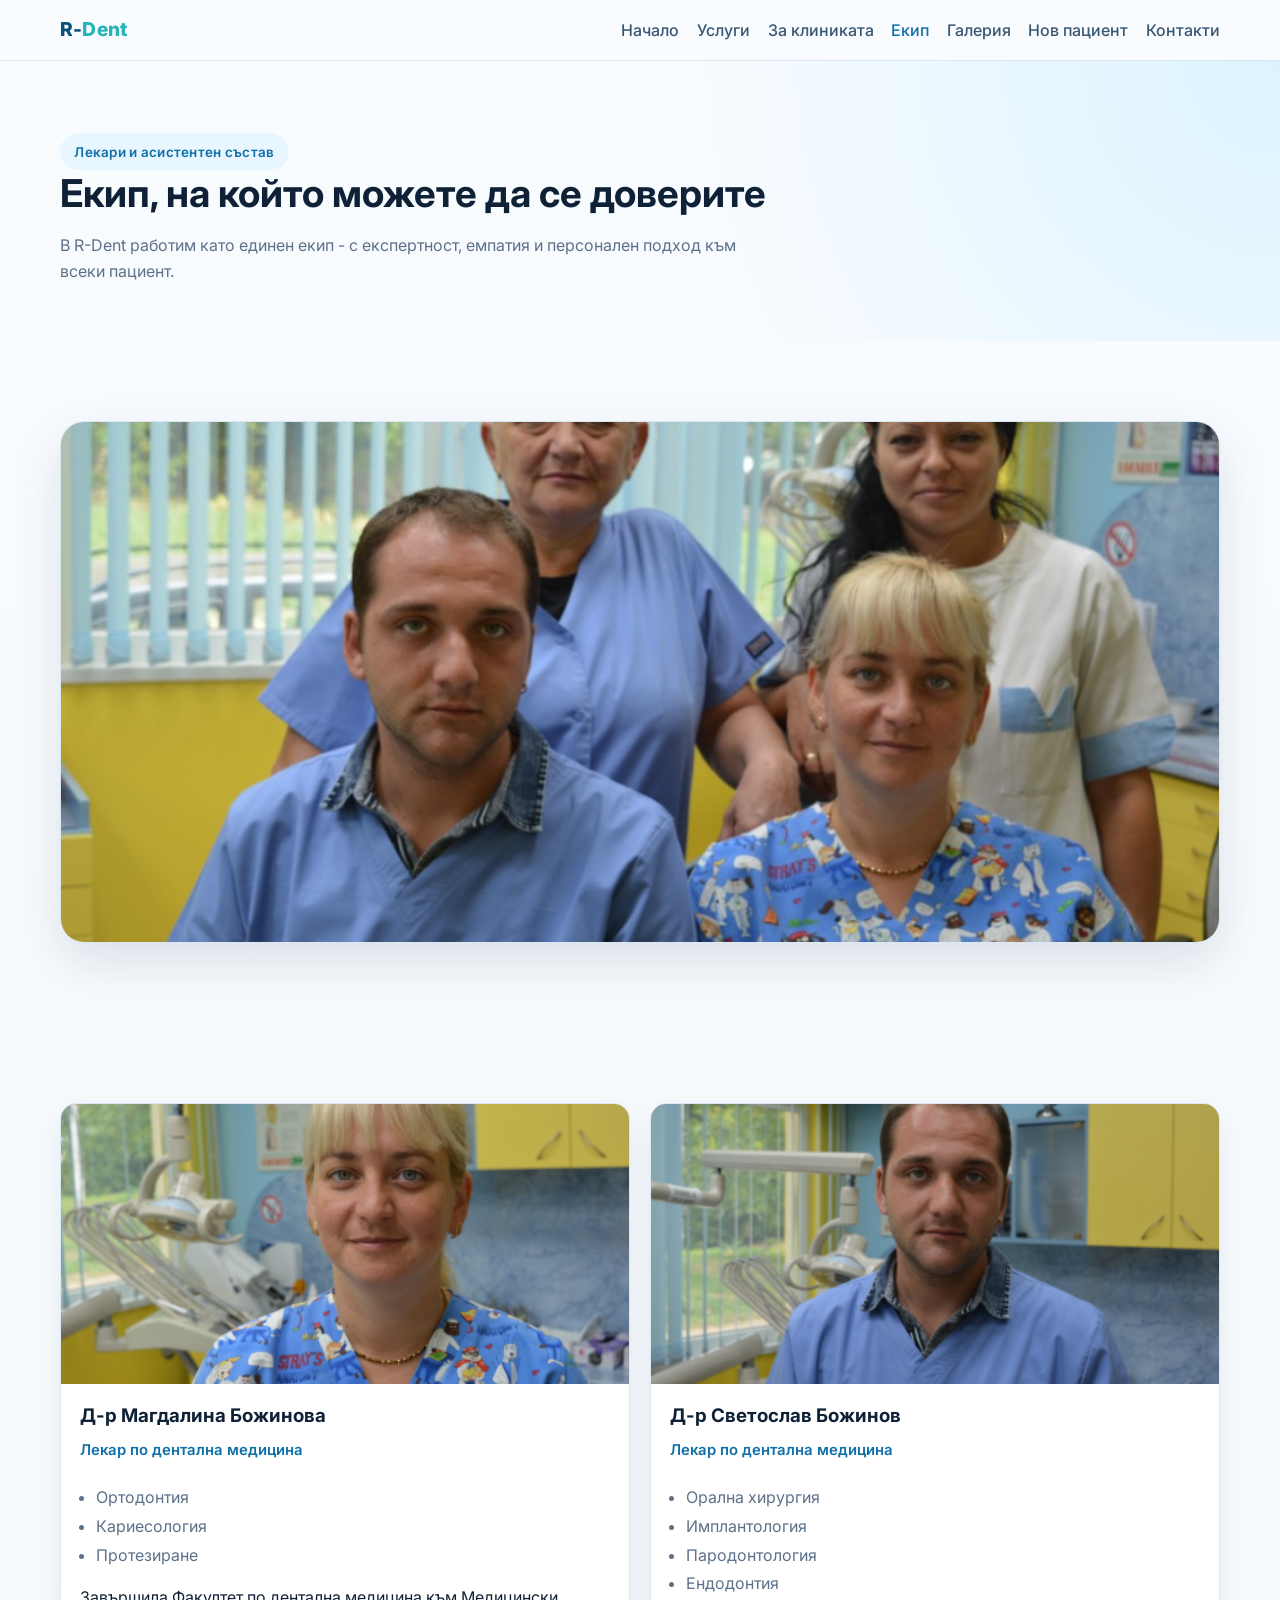
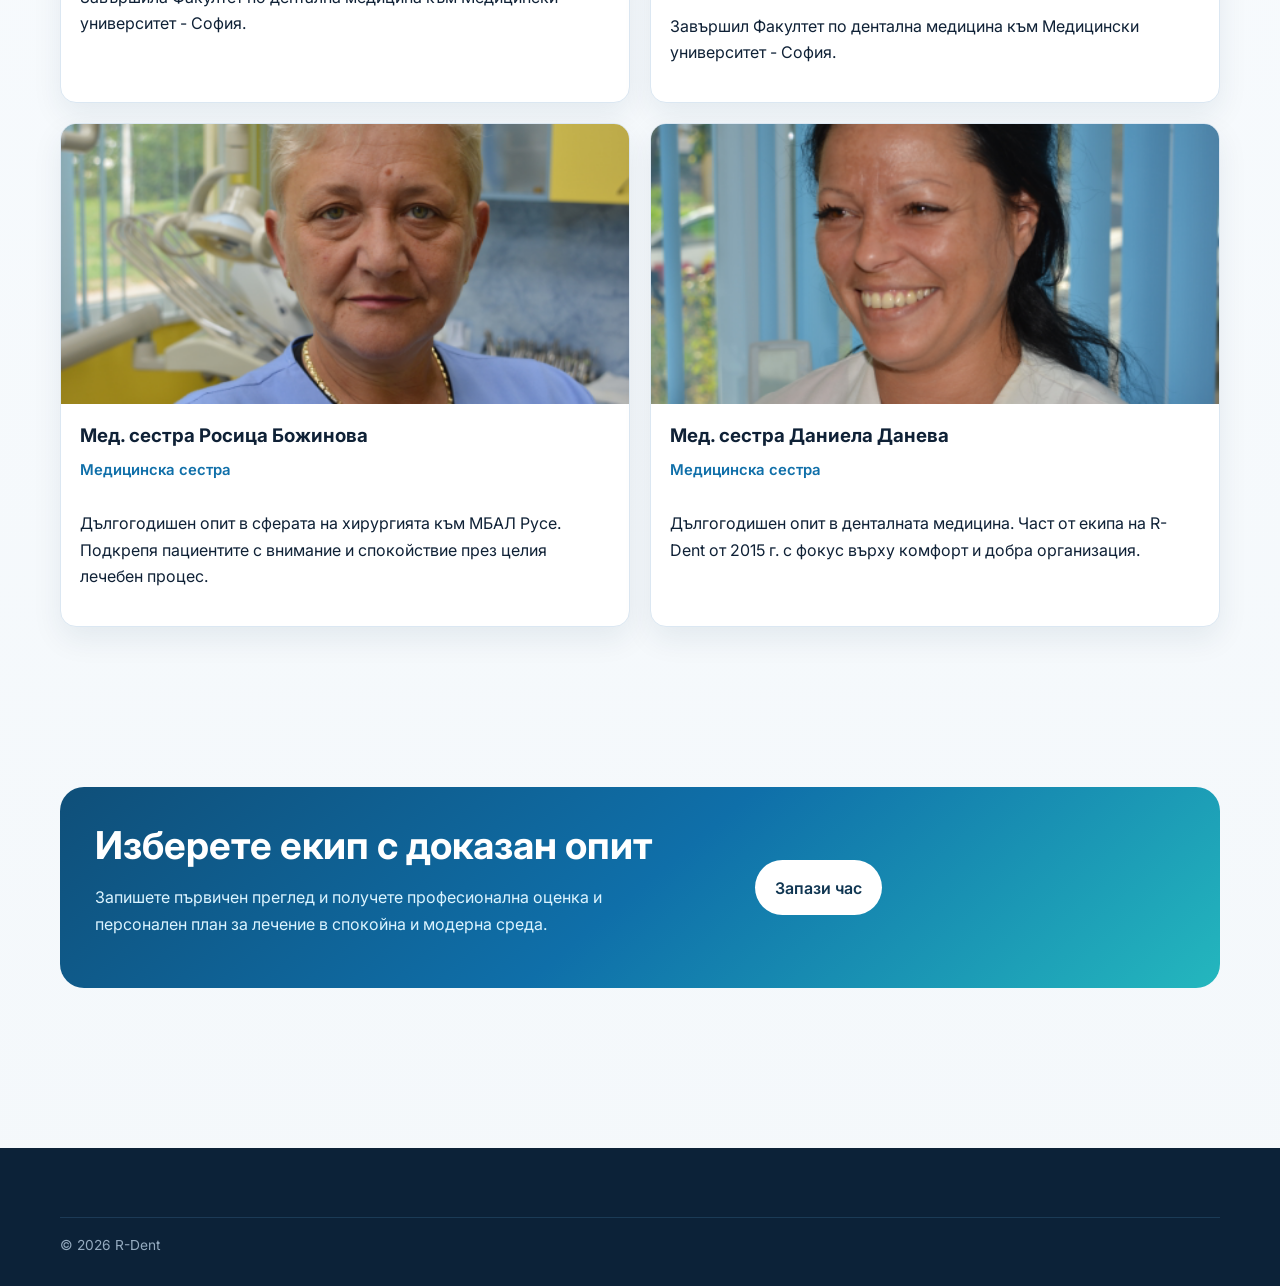
<file: team.html>
<!doctype html>
<html lang="bg">
<head>
  <meta charset="UTF-8">
  <meta name="viewport" content="width=device-width, initial-scale=1.0">
  <title>Екип | R-Dent</title>
  <link rel="icon" type="image/svg+xml" href="assets/icons/favicon.svg">
  <link rel="preconnect" href="https://fonts.googleapis.com">
  <link rel="preconnect" href="https://fonts.gstatic.com" crossorigin>
  <link href="https://fonts.googleapis.com/css2?family=Inter:wght@400;500;600;700;800&display=swap" rel="stylesheet">
  <link rel="stylesheet" href="assets/styles.css">
</head>
<body>
  <header class="site-header">
    <div class="container nav-wrap">
      <a class="brand" href="index.html">R-<span>Dent</span></a>
      <button class="nav-toggle" data-nav-toggle aria-expanded="false">Меню</button>
      <nav class="nav" data-nav>
        <a href="index.html">Начало</a>
        <a href="services.html">Услуги</a>
        <a href="about.html">За клиниката</a>
        <a class="active" href="team.html">Екип</a>
        <a href="gallery.html">Галерия</a>
        <a href="patient.html">Нов пациент</a>
        <a href="contact.html">Контакти</a>
      </nav>
    </div>
  </header>

  <main>
    <section class="page-hero">
      <div class="container">
        <span class="badge">Лекари и асистентен състав</span>
        <h1 class="section-title">Екип, на който можете да се доверите</h1>
        <p>В R-Dent работим като единен екип - с експертност, емпатия и персонален подход към всеки пациент.</p>
      </div>
    </section>

    <section class="section">
      <div class="container reveal">
        <div class="team-hero-image">
          <img src="assets/images/team-group.png" alt="Екипът на R-Dent">
        </div>
      </div>
    </section>

    <section class="section">
      <div class="container">
        <div class="team-grid">
          <article class="team-card reveal">
            <img src="assets/images/team-daniela.png" alt="Д-р Магдалина Божинова">
            <div class="team-content">
              <h3>Д-р Магдалина Божинова</h3>
              <span class="team-role">Лекар по дентална медицина</span>
              <ul class="skill-list">
                <li>Ортодонтия</li>
                <li>Кариесология</li>
                <li>Протезиране</li>
              </ul>
              <p>Завършила Факултет по дентална медицина към Медицински университет - София.</p>
            </div>
          </article>

          <article class="team-card reveal">
            <img src="assets/images/team-svetoslav.png" alt="Д-р Светослав Божинов">
            <div class="team-content">
              <h3>Д-р Светослав Божинов</h3>
              <span class="team-role">Лекар по дентална медицина</span>
              <ul class="skill-list">
                <li>Орална хирургия</li>
                <li>Имплантология</li>
                <li>Пародонтология</li>
                <li>Ендодонтия</li>
              </ul>
              <p>Завършил Факултет по дентална медицина към Медицински университет - София.</p>
            </div>
          </article>

          <article class="team-card reveal">
            <img src="assets/images/team-rosica.png" alt="Медицинска сестра Росица Божинова">
            <div class="team-content">
              <h3>Мед. сестра Росица Божинова</h3>
              <span class="team-role">Медицинска сестра</span>
              <p>Дългогодишен опит в сферата на хирургията към МБАЛ Русе. Подкрепя пациентите с внимание и спокойствие през целия лечебен процес.</p>
            </div>
          </article>

          <article class="team-card reveal">
            <img src="assets/images/team-magdalina.png" alt="Медицинска сестра Даниела Данева">
            <div class="team-content">
              <h3>Мед. сестра Даниела Данева</h3>
              <span class="team-role">Медицинска сестра</span>
              <p>Дългогодишен опит в денталната медицина. Част от екипа на R-Dent от 2015 г. с фокус върху комфорт и добра организация.</p>
            </div>
          </article>
        </div>
      </div>
    </section>

    <section class="section">
      <div class="container">
        <div class="cta reveal">
          <div>
            <h2 class="section-title">Изберете екип с доказан опит</h2>
            <p>Запишете първичен преглед и получете професионална оценка и персонален план за лечение в спокойна и модерна среда.</p>
          </div>
          <div><a class="btn btn-secondary" href="contact.html">Запази час</a></div>
        </div>
      </div>
    </section>
  </main>

  <footer class="footer">
    <div class="container footer-bottom">© <span data-year></span> R-Dent</div>
  </footer>

  <script src="assets/app.js"></script>
</body>
</html>
</file>
<file: assets/styles.css>
:root {
  --bg: #f4f8fb;
  --surface: #ffffff;
  --surface-soft: #eef6fb;
  --text: #0f2136;
  --text-soft: #5d7189;
  --primary: #0f6fa9;
  --primary-dark: #0a527d;
  --accent: #27b4b8;
  --border: #dbe7f2;
  --shadow: 0 20px 50px rgba(8, 43, 74, 0.12);
  --radius-lg: 24px;
  --radius-md: 16px;
  --radius-sm: 12px;
  --container: min(1160px, calc(100% - 2.5rem));
}

* { box-sizing: border-box; }
html { scroll-behavior: smooth; }
body {
  margin: 0;
  font-family: "Inter", "Segoe UI", sans-serif;
  color: var(--text);
  background: linear-gradient(180deg, #f9fcff 0%, var(--bg) 100%);
  line-height: 1.65;
}
img { max-width: 100%; display: block; }
a { color: inherit; text-decoration: none; }
.container { width: var(--container); margin-inline: auto; }
.section { padding: 5rem 0; }
.section-title { font-size: clamp(1.8rem, 3vw, 2.5rem); line-height: 1.2; margin: 0 0 1rem; }
.section-subtitle { margin: 0 0 2.25rem; color: var(--text-soft); max-width: 65ch; }

.badge {
  display: inline-flex;
  align-items: center;
  padding: 0.45rem 0.9rem;
  border-radius: 999px;
  background: #e8f6ff;
  color: var(--primary);
  font-size: 0.84rem;
  letter-spacing: 0.02em;
  font-weight: 600;
}

.btn {
  display: inline-flex;
  align-items: center;
  justify-content: center;
  gap: 0.5rem;
  padding: 0.9rem 1.25rem;
  border-radius: 999px;
  border: 1px solid transparent;
  font-weight: 600;
  transition: transform .25s ease, box-shadow .25s ease, background .25s ease;
}
.btn:hover { transform: translateY(-2px); }
.btn-primary { background: linear-gradient(140deg, var(--primary) 0%, var(--accent) 100%); color: #fff; box-shadow: 0 14px 34px rgba(15, 111, 169, 0.3); }
.btn-secondary { background: #fff; border-color: var(--border); }

.topbar {
  background: #eaf4fb;
  color: #365672;
  font-size: 0.9rem;
}
.topbar .container { display: flex; justify-content: space-between; gap: 1rem; padding: 0.6rem 0; flex-wrap: wrap; }

.site-header {
  position: sticky;
  top: 0;
  z-index: 50;
  backdrop-filter: blur(12px);
  background: rgba(249, 252, 255, 0.85);
  border-bottom: 1px solid rgba(211, 227, 240, 0.85);
}
.nav-wrap { display: flex; align-items: center; justify-content: space-between; padding: 0.9rem 0; }
.brand { font-weight: 800; font-size: 1.2rem; letter-spacing: 0.01em; color: var(--primary-dark); }
.brand span { color: var(--accent); }
.nav { display: flex; gap: 1.1rem; align-items: center; }
.nav a { color: #385773; font-weight: 500; }
.nav a.active, .nav a:hover { color: var(--primary); }
.nav-toggle { display: none; }

.hero { padding: 5rem 0 4rem; }
.hero-grid { display: grid; grid-template-columns: 1.05fr 1fr; gap: 2rem; align-items: center; }
.hero h1 { font-size: clamp(2rem, 4.2vw, 3.8rem); line-height: 1.08; margin: 1rem 0; }
.hero p { color: var(--text-soft); max-width: 60ch; }
.hero-actions { display: flex; gap: 0.8rem; flex-wrap: wrap; margin-top: 1.6rem; }
.hero-card {
  background: var(--surface);
  border-radius: var(--radius-lg);
  box-shadow: var(--shadow);
  overflow: hidden;
  border: 1px solid #e2edf7;
}
.hero-image { aspect-ratio: 4/3; object-fit: cover; width: 100%; }
.hero-stats { display: grid; grid-template-columns: repeat(3, 1fr); gap: 1px; background: var(--border); }
.hero-stats > div { background: #fff; padding: 1rem; text-align: center; }
.hero-stats strong { display: block; font-size: 1.35rem; color: var(--primary-dark); }
.hero-stats span { color: var(--text-soft); font-size: 0.88rem; }

.grid-3 { display: grid; grid-template-columns: repeat(3, 1fr); gap: 1.2rem; }
.card {
  background: #fff;
  border: 1px solid var(--border);
  border-radius: var(--radius-md);
  padding: 1.4rem;
  transition: transform .3s ease, box-shadow .3s ease;
}
.card:hover { transform: translateY(-4px); box-shadow: 0 15px 32px rgba(7, 44, 80, .1); }
.card h3 { margin: 0 0 .5rem; font-size: 1.12rem; }
.card p { margin: 0; color: var(--text-soft); }

.team-hero-image {
  border-radius: var(--radius-lg);
  border: 1px solid var(--border);
  box-shadow: var(--shadow);
  overflow: hidden;
}
.team-hero-image img {
  width: 100%;
  max-height: 520px;
  object-fit: cover;
}
.team-grid {
  display: grid;
  grid-template-columns: repeat(2, 1fr);
  gap: 1.2rem;
}
.team-card {
  background: #fff;
  border: 1px solid var(--border);
  border-radius: var(--radius-md);
  overflow: hidden;
  box-shadow: 0 12px 30px rgba(10, 45, 78, 0.08);
  transition: transform .28s ease, box-shadow .28s ease;
}
.team-card:hover {
  transform: translateY(-4px);
  box-shadow: 0 16px 36px rgba(10, 45, 78, 0.13);
}
.team-card img {
  width: 100%;
  height: 280px;
  object-fit: cover;
}
.team-content {
  padding: 1.1rem 1.2rem 1.3rem;
}
.team-role {
  display: inline-block;
  margin-top: 0.2rem;
  margin-bottom: 0.75rem;
  font-weight: 600;
  color: var(--primary);
  font-size: 0.93rem;
}
.team-content h3 {
  margin: 0 0 0.15rem;
}
.skill-list {
  margin: 0.6rem 0 0.7rem;
  padding-left: 1rem;
  color: var(--text-soft);
}
.skill-list li {
  margin: 0.15rem 0;
}

.split { display: grid; grid-template-columns: 1fr 1fr; gap: 1.8rem; align-items: center; }
.panel {
  border-radius: var(--radius-lg);
  border: 1px solid var(--border);
  background: #fff;
  padding: 2rem;
  box-shadow: var(--shadow);
}
.check-list { list-style: none; padding: 0; margin: 1.3rem 0 0; display: grid; gap: .65rem; }
.check-list li::before { content: "✓"; color: var(--accent); font-weight: 800; margin-right: .55rem; }

.gallery-grid { display: grid; grid-template-columns: repeat(12, 1fr); gap: 1rem; }
.gallery-grid img { border-radius: var(--radius-md); height: 100%; object-fit: cover; border: 1px solid var(--border); }
.gallery-grid .large { grid-column: span 7; min-height: 290px; }
.gallery-grid .small { grid-column: span 5; min-height: 290px; }

.review {
  border-radius: var(--radius-md);
  background: #fff;
  border: 1px solid var(--border);
  padding: 1.35rem;
}
.review p { margin: 0 0 .9rem; color: #3a5571; }
.review strong { color: var(--primary-dark); }

.cta {
  background: linear-gradient(140deg, #0f4f79 0%, #0f6fa9 50%, #24b7be 100%);
  color: #fff;
  border-radius: var(--radius-lg);
  padding: 2.2rem;
  display: grid;
  grid-template-columns: 1.2fr .8fr;
  gap: 1rem;
  align-items: center;
}
.cta p { color: #dbf4ff; max-width: 58ch; }
.cta .btn-secondary { color: #103652; background: #fff; border: none; }

.form-wrap {
  background: #fff;
  border: 1px solid var(--border);
  border-radius: var(--radius-lg);
  padding: 1.4rem;
}
.form-grid { display: grid; grid-template-columns: 1fr 1fr; gap: .9rem; }
.form-wrap input, .form-wrap textarea, .form-wrap select {
  width: 100%;
  border-radius: 12px;
  border: 1px solid var(--border);
  background: #fbfdff;
  padding: .8rem .85rem;
  font: inherit;
}
.form-wrap textarea { min-height: 120px; resize: vertical; }
.contact-list {
  display: grid;
  gap: 0.65rem;
  color: #2d4d69;
  margin-bottom: 1.25rem;
}
.contact-list strong {
  color: var(--primary-dark);
}
.contact-note {
  margin: 0;
  color: var(--text-soft);
}
.map-card {
  border-radius: var(--radius-lg);
  overflow: hidden;
  border: 1px solid var(--border);
  box-shadow: var(--shadow);
  background: #fff;
}
.map-card iframe {
  width: 100%;
  height: 420px;
  border: 0;
  display: block;
}

.page-hero {
  padding: 4.5rem 0 2.5rem;
  background: radial-gradient(circle at top right, #dcf3ff 0%, #f8fbff 45%, transparent 70%);
}
.page-hero p { color: var(--text-soft); max-width: 72ch; }

.faq-item {
  border: 1px solid var(--border);
  border-radius: 14px;
  background: #fff;
  padding: 1rem 1.1rem;
}
.faq-item + .faq-item { margin-top: .75rem; }
.faq-item summary { cursor: pointer; font-weight: 600; color: var(--primary-dark); }
.faq-item p { color: var(--text-soft); margin: .6rem 0 0; }

.footer {
  margin-top: 5rem;
  background: #0c2238;
  color: #b7cde1;
  padding: 3rem 0 1.8rem;
}
.footer-grid { display: grid; grid-template-columns: 1.3fr 1fr 1fr; gap: 1rem; }
.footer h4 { color: #fff; margin: 0 0 .75rem; }
.footer a { display: block; padding: .2rem 0; }
.footer-bottom { margin-top: 1.3rem; font-size: .86rem; opacity: .8; border-top: 1px solid #20415e; padding-top: 1rem; }

.reveal { opacity: 0; transform: translateY(22px); transition: opacity .6s ease, transform .6s ease; }
.reveal.in-view { opacity: 1; transform: none; }

@media (max-width: 992px) {
  .hero-grid, .split, .cta, .footer-grid { grid-template-columns: 1fr; }
  .grid-3 { grid-template-columns: repeat(2, 1fr); }
  .team-grid { grid-template-columns: 1fr; }
  .gallery-grid .large, .gallery-grid .small { grid-column: span 12; min-height: 260px; }
}

@media (max-width: 760px) {
  .nav-toggle {
    display: inline-flex;
    border: 1px solid var(--border);
    background: #fff;
    border-radius: 10px;
    padding: 0.45rem 0.7rem;
    font-weight: 600;
  }
  .nav {
    position: fixed;
    inset: 4.35rem 1rem auto;
    background: #fff;
    border: 1px solid var(--border);
    border-radius: 16px;
    box-shadow: var(--shadow);
    padding: 1rem;
    display: none;
    flex-direction: column;
    align-items: flex-start;
  }
  .nav.open { display: flex; }
  .grid-3, .form-grid { grid-template-columns: 1fr; }
  .hero-stats { grid-template-columns: 1fr; }
}
</file>
